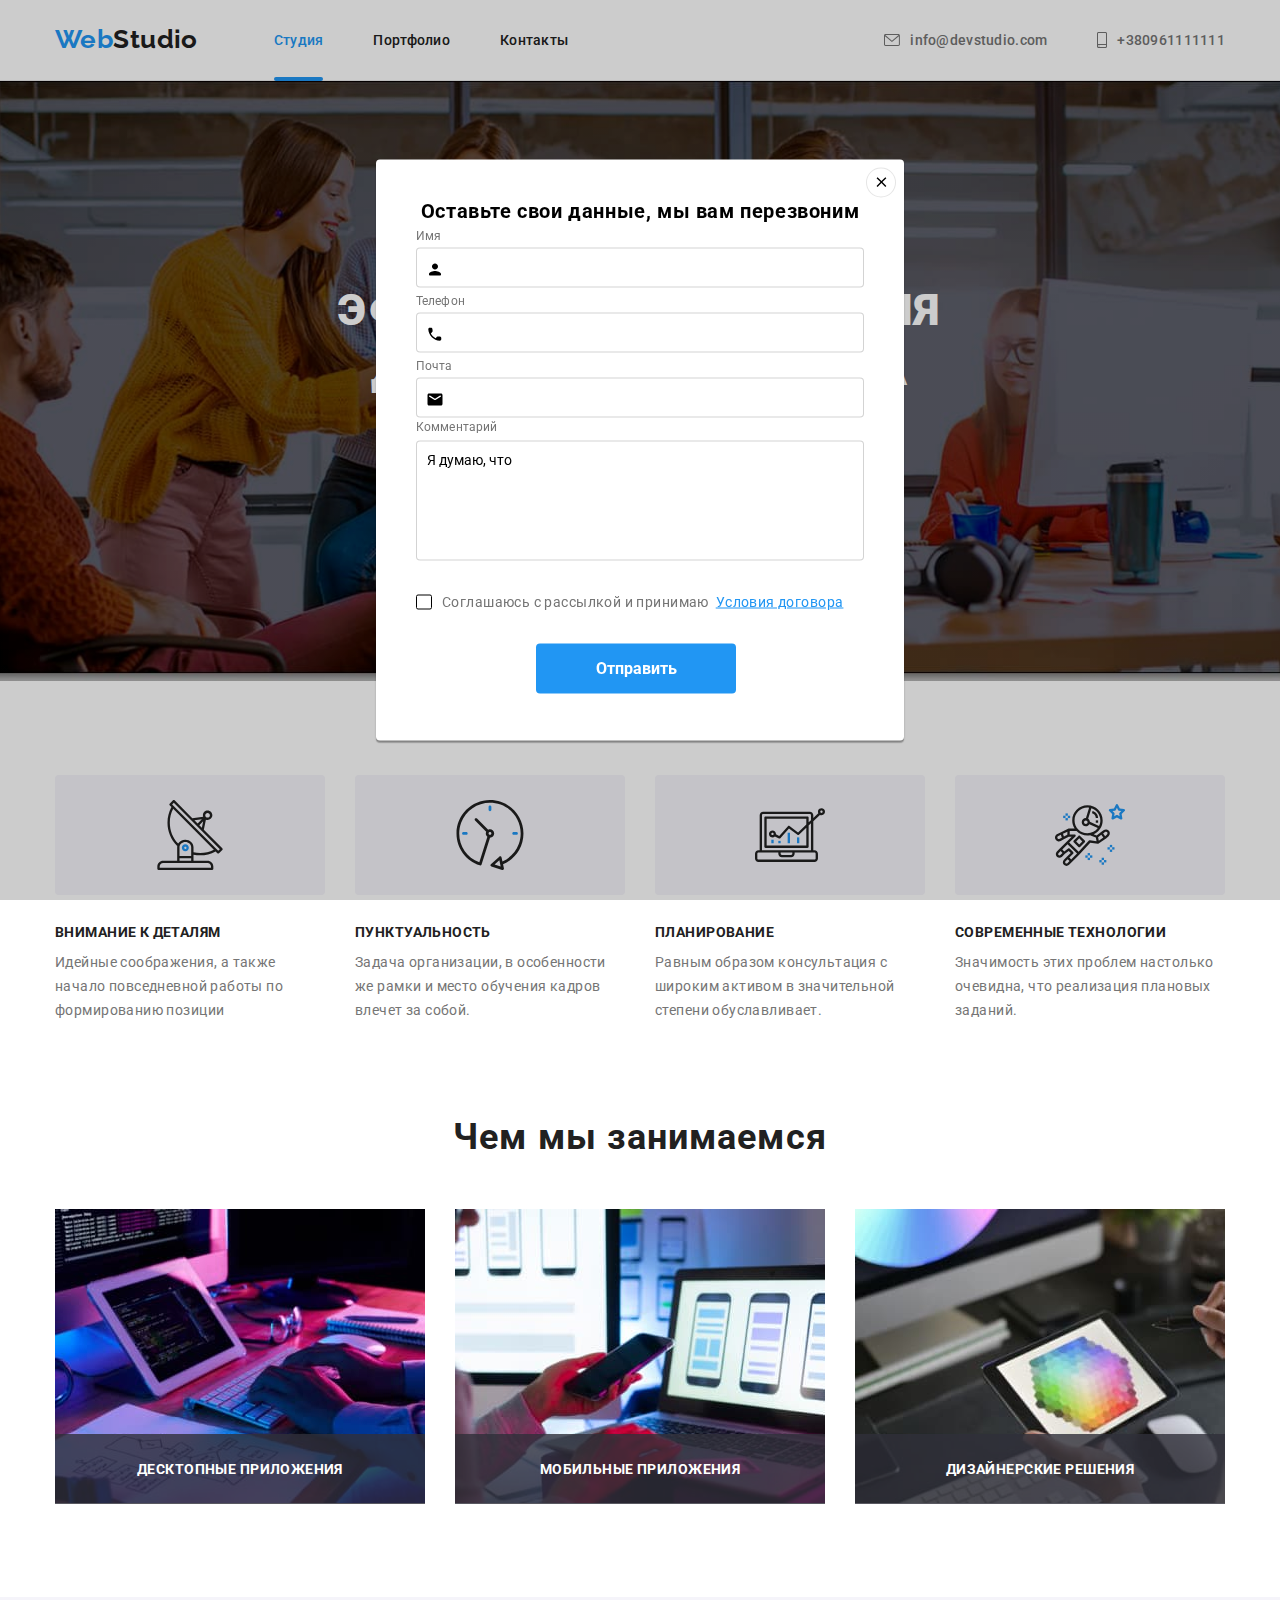
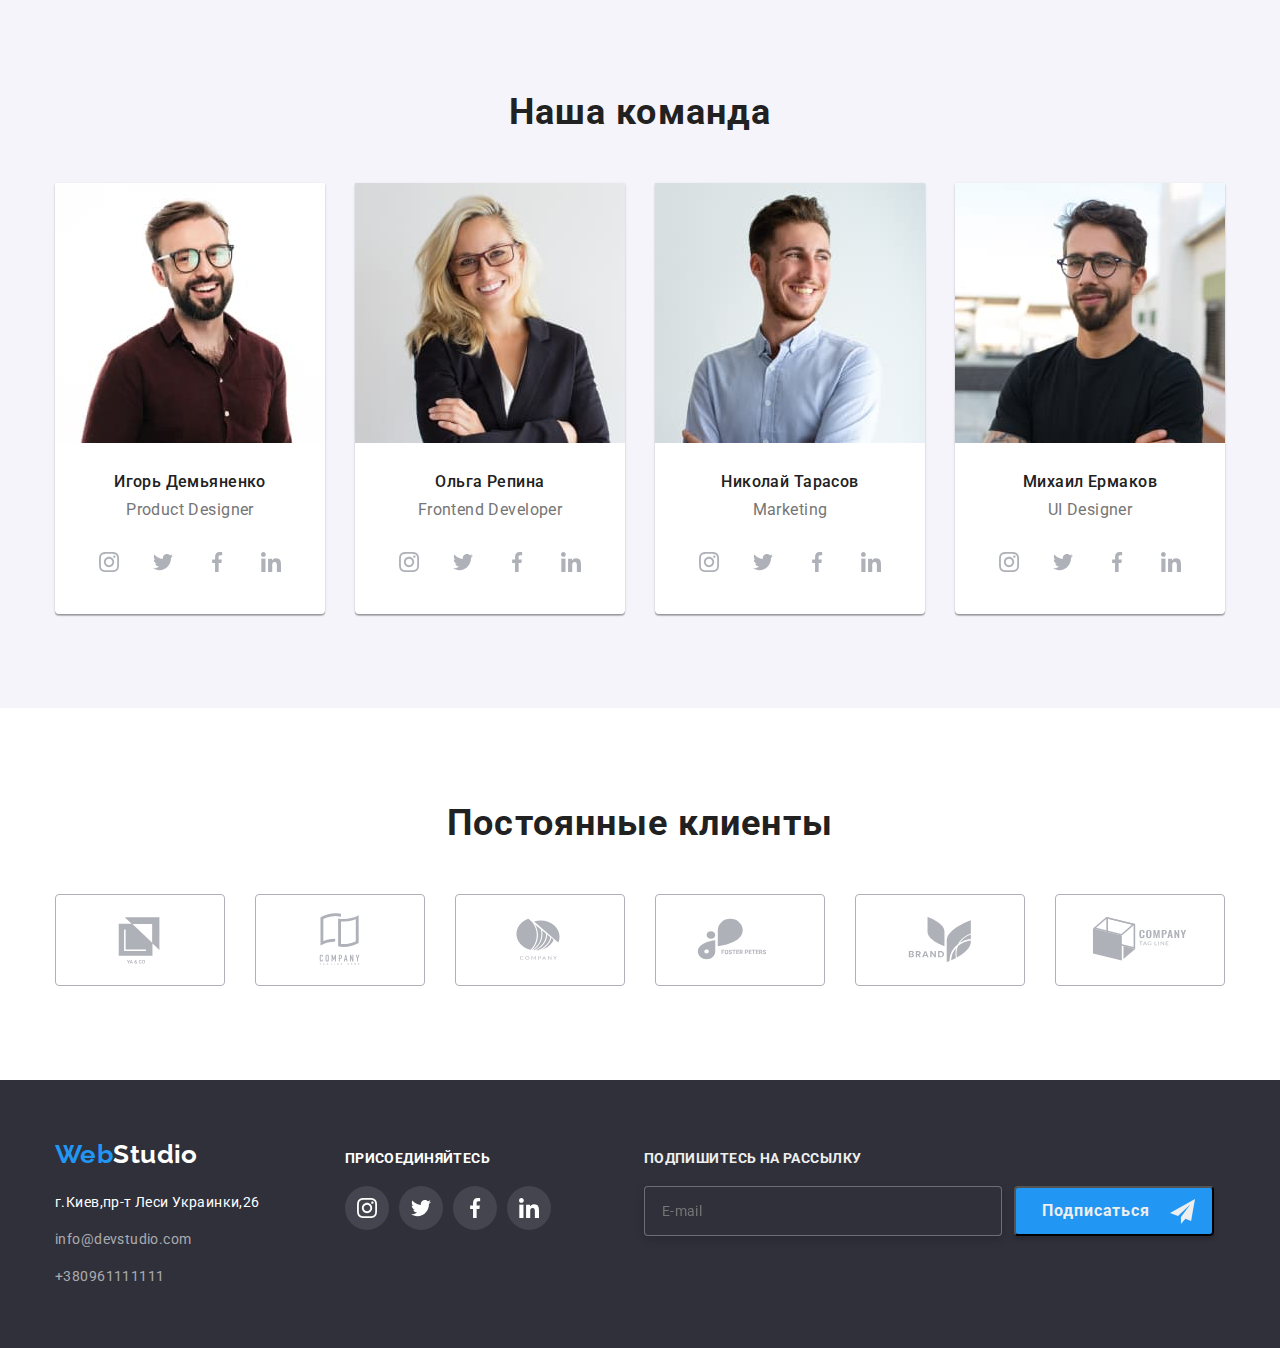
<file: index.html>
<!DOCTYPE html>
<html lang="ru">
  <head>
    <meta charset="UTF-8" />
    <meta http-equiv="X-UA-Compatible" content="IE=edge" />
    <meta name="viewport" content="width=device-width, initial-scale=1.0" />
    <title>webstudio</title>
    <link rel="preconnect" href="https://fonts.googleapis.com" />
    <link rel="preconnect" href="https://fonts.gstatic.com" crossorigin />
    <link
      href="https://fonts.googleapis.com/css2?family=Raleway:wght@700&family=Roboto:wght@400;500;700;900&display=swap"
      rel="stylesheet"
    />
    <link
      rel="stylesheet"
      href="https://cdnjs.cloudflare.com/ajax/libs/modern-normalize/1.1.0/modern-normalize.min.css"
    />
    <link rel="stylesheet" href="./css/styles.css" />
  </head>
  <body>
      <!--Шапка страницы-->
      <header class="header">
        <div class="container header-container">
          <!--Навигация на другие страницы-->
          <nav class="header-nav">
            <a href="" class="header-logo">Web<span class="bit">Studio</span> </a>
            <ul class="site-nav list">
              <li><a href="./index.html" class="nav-link link-studio">Студия</a></li>
              <li><a href="./portfolio.html" class="nav-link">Портфолио</a></li>
              <li><a href="" class="nav-link">Контакты</a></li>
            </ul>
          </nav>  
            <ul class="header-nav-list list">
              <li class="nav-item">
                <a href="mailto:info@devstudio.com" class="nav-link-mail-tel"><svg class="header-mail-icon" width="16" height="12">
                    <use href="./images/symbol-defs.svg#icon-envelope"></use></svg>info@devstudio.com</a>
              </li>
              <li>
                <a href="tel:+38096111111" class="nav-link-mail-tel"><svg class="header-telephone-icon" width="10" height="16">
                    <use href="./images/symbol-defs.svg#icon-smartphone"></use></svg>+380961111111</a>
              </li>
            </ul>
        </div>
      </header>
      <main>
        <!-- hero -->

        <section class="section-hero overlay">
        <div class="container">
        
          <h1 class="hero-title">Эффективные решения для вашего бизнеса</h1>
          <div>
            <button type="button" class="button" data-modal-open>
              Заказать услугу 
            </button>
          </div>

        </div>
        </section>


        <!-- main qualities -->
        <section class="section">
          <div class="container">
            <div class="visually-hidden">
              <h2 class="qualities-main-title">Главные качества</h2>
            </div>
            <ul class="qualities-list list">
              <li class="qualities-list-item">
                <div class="box">
                  <svg class="clock-icon" width="70" height="70">
                    <use href="./images/symbol-defs.svg#icon-antenna-1"></use>
                  </svg>
                </div>
                <h3 class="properties-title">Внимание к деталям</h3>
                <p class="properties-slogan">
                  Идейные соображения, а также начало повседневной работы по формированию позиции
                </p>
              </li>
              <li class="qualities-list-item">
                <div class="box">
                  <svg class="clock-icon" width="70" height="70">
                    <use href="./images/symbol-defs.svg#icon-clock-1"></use>
                  </svg>
                </div>
                <h3 class="properties-title">Пунктуальность</h3>
                <p class="properties-slogan">
                  Задача организации, в особенности же рамки и место обучения кадров влечет за собой.
                </p>
              </li>
              <li class="qualities-list-item">
                <div class="box">
                  <svg class="diagram-icon" width="70" height="70">
                    <use href="./images/symbol-defs.svg#icon-diagram-1"></use>
                  </svg>
                </div>
                <h3 class="properties-title">Планирование</h3>
                <p class="properties-slogan">
                  Равным образом консультация с широким активом в значительной степени обуславливает.
                </p>
              </li>
              <li>
                <div class="box">
                  <svg class="astronaut-icon" width="70" height="70">
                    <use href="./images/symbol-defs.svg#icon-astronaut-1"></use>
                  </svg>
                </div>
                <h3 class="properties-title">Современные технологии</h3>
                <p class="properties-slogan">
                  Значимость этих проблем настолько очевидна, что реализация плановых заданий.
                </p>
              </li>
            </ul>
          </div>
        </section>
        
          <!-- work -->
        <section class="section section-work">
          <div class="container">
          <h2 class="work-title">Чем мы занимаемся</h2>
          <ul class="work-list list">
            <li class="work-list-item1"><img src="./images/box1.jpg" alt="Программирование" width="370"/></li>
              <div class="descript">
                <p class="descript-title">Десктопные приложения</p>
              </div>
            
            <li class="work-list-item2"><img src="./images/box2.jpg" alt="Адаптация" width="370"/>
              <div class="descript">
                <p class="descript-title">Мобильные приложения</p>
              </div>
            </li>
            <li class="work-list-item3"><img src="./images/box3.jpg" alt="Дизайн" width="370"/>
              <div class="descript">
                <p class="descript-title">Дизайнерские решения</p>
              </div>
            </li>
          </ul>
          </div>
        </section>
          <!-- peoples -->
        <section class="section section-peoples">
          <div class="container">
            <h2 class="people-title">Наша команда</h2>
              <ul class="people-list list">
                <li class="people-list-item">
                  <img src="./images/demjanenko.jpg" alt="Игорь Демьяненко" width="270" height="260" />
                  <div class="peoples-div">
                    <h3 class="peoples">Игорь Демьяненко</h3>
                    <p class="who-is-it">Product Designer</p>
                    <ul class="peoples-soc-list list">
                      <li class="peoples-list-item">
                        <a href="" class="peoples-soc-link">
                          <svg class="icon-soc-link" width="20" height="20">
                            <use href="./images/symbol-defs.svg#icon-instagram-2"></use>
                          </svg>
                        </a>
                      </li>
                      <li class="peoples-list-item">
                        <a href="" class="peoples-soc-link">
                          <svg class="icon-soc-link" width="20" height="20">
                            <use href="./images/symbol-defs.svg#icon-twitter-1"></use>
                          </svg>
                        </a>
                      </li>
                      <li class="peoples-list-item">
                        <a href="" class="peoples-soc-link">
                          <svg class="icon-soc-link" width="20" height="20">
                            <use href="./images/symbol-defs.svg#icon-facebook-1"></use>
                          </svg>
                        </a>
                      </li>
                      <li class="peoples-list-item">
                        <a href="" class="peoples-soc-link">
                          <svg class="icon-soc-link" width="20" height="20">
                            <use href="./images/symbol-defs.svg#icon-linkedin-1"></use>
                          </svg>
                        </a>
                      </li>
                  </div>  
                </li>
              <li class="people-list-item">
                <img src="./images/repina.jpg" alt="Ольга Репина" width="270" height="260" />
                <div class="peoples-div">
                  <h3 class="peoples">Ольга Репина</h3>
                  <p class="who-is-it">Frontend Developer</p>              
                
                  <ul class="peoples-soc-list list">
                    <li class="peoples-list-item">
                      <a href="" class="peoples-soc-link">
                        <svg class="icon-soc-link" width="20" height="20">
                          <use href="./images/symbol-defs.svg#icon-instagram-2"></use>
                        </svg>
                      </a>
                    </li>
                    <li class="peoples-list-item">
                      <a href="" class="peoples-soc-link">
                        <svg class="icon-soc-link" width="20" height="20">
                          <use href="./images/symbol-defs.svg#icon-twitter-1"></use>
                        </svg>
                      </a>
                    </li>
                    <li class="peoples-list-item">
                      <a href="" class="peoples-soc-link">
                        <svg class="icon-soc-link" width="20" height="20">
                          <use href="./images/symbol-defs.svg#icon-facebook-1"></use>
                        </svg>
                      </a>
                    </li>
                    <li class="peoples-list-item">
                      <a href="" class="peoples-soc-link">
                        <svg class="icon-soc-link" width="20" height="20">
                          <use href="./images/symbol-defs.svg#icon-linkedin-1"></use>
                        </svg>
                      </a>
                    </li>

                  </ul>
                </div>
              </li>
              <li class="people-list-item">
                <img src="./images/tarasov.jpg" alt="Николай Тарасов" width="270" height="260" />
                <div class="peoples-div">
                  <h3 class="peoples">Николай Тарасов</h3>
                  <p class="who-is-it">Marketing</p>              
                
                  <ul class="peoples-soc-list list">
                    <li class="peoples-list-item">
                      <a href="" class="peoples-soc-link">
                        <svg class="icon-soc-link" width="20" height="20">
                          <use href="./images/symbol-defs.svg#icon-instagram-2"></use>
                        </svg>
                      </a>
                    </li>
                    <li class="peoples-list-item">
                      <a href="" class="peoples-soc-link">
                        <svg class="icon-soc-link" width="20" height="20">
                          <use href="./images/symbol-defs.svg#icon-twitter-1"></use>
                        </svg>
                      </a>
                    </li>
                    <li class="peoples-list-item">
                      <a href="" class="peoples-soc-link">
                        <svg class="icon-soc-link" width="20" height="20">
                          <use href="./images/symbol-defs.svg#icon-facebook-1"></use>
                        </svg>
                      </a>
                    </li>
                    <li class="peoples-list-item">
                      <a href="" class="peoples-soc-link">
                        <svg class="icon-soc-link" width="20" height="20">
                          <use href="./images/symbol-defs.svg#icon-linkedin-1"></use>
                        </svg>
                      </a>
                    </li>

                  </ul>
                </div>
              </li>
              <li class="people-list-item-right">
                <img src="./images/ermakov.jpg" alt="Михаил Ермаков" width="270" height="260" />
                <div class="peoples-div">
                  <h3 class="peoples">Михаил Ермаков</h3>
                  <p class="who-is-it">UI Designer</p>              
                
                  <ul class="peoples-soc-list list">
                    <li class="peoples-list-item">
                      <a href="" class="peoples-soc-link">
                        <svg class="icon-soc-link" width="20" height="20">
                          <use href="./images/symbol-defs.svg#icon-instagram-2"></use>
                        </svg>
                      </a>
                    </li>
                    <li class="peoples-list-item">
                      <a href="" class="peoples-soc-link">
                        <svg class="icon-soc-link" width="20" height="20">
                          <use href="./images/symbol-defs.svg#icon-twitter-1"></use>
                        </svg>
                      </a>
                    </li>
                    <li class="peoples-list-item">
                      <a href="" class="peoples-soc-link">
                        <svg class="icon-soc-link" width="20" height="20">
                          <use href="./images/symbol-defs.svg#icon-facebook-1"></use>
                        </svg>
                      </a>
                    </li>
                    <li class="peoples-list-item">
                      <a href="" class="peoples-soc-link">
                        <svg class="icon-soc-link" width="20" height="20">
                          <use href="./images/symbol-defs.svg#icon-linkedin-1"></use>
                        </svg>
                      </a>
                    </li>

                  </ul>
                </div>
              </li>
            </ul>
          </div>
        </section>
        <!-- Постоянные клиенты -->
        <section class="section section-client">
          <div class="container">
            <h2 class="client-title">Постоянные клиенты</h2>
          </div>
            <div class="container">
              <ul class="client-icon-list list">
                <li class="client-icon-item">
                  <a href="" class="client-icon-link">
                  <svg class="icon-group" width="106" height="60">
                      <use href="./images/symbol-defs.svg#icon-Union"></use>
                    </svg>
                  </a>
                </li>
                <li class="client-icon-item">
                  <a href=""class="client-icon-link">
                    <svg class="icon-group" width="106" height="60">
                      <use href="./images/symbol-defs.svg#icon-group-1"></use>
                    </svg>
                  </a>
                </li>
                <li class="client-icon-item">
                  <a href=""class="client-icon-link">
                    <svg class="icon-group" width="106" height="60">
                      <use href="./images/symbol-defs.svg#icon-group-2"></use>
                    </svg>
                  </a>
                </li>
                <li class="client-icon-item">
                  <a href=""class="client-icon-link">
                    <svg class="icon-group" width="106" height="60">
                      <use href="./images/symbol-defs.svg#icon-Logo"></use>
                    </svg>
                  </a>
                </li>
                <li class="client-icon-item">
                  <a href=""class="client-icon-link">
                  <svg class="icon-group" width="106" height="60">
                      <use href="./images/symbol-defs.svg#icon-group-3"></use>
                    </svg>
                  </a>
                </li>
                <li class="client-icon-item">
                  <a href=""class="client-icon-link">
                  <svg class="icon-group" width="106" height="60">
                      <use href="./images/symbol-defs.svg#icon-Logo-1"></use>
                    </svg>
                  </a>
                </li>

              </ul>
            </div>
          
        </section>


      </main>
      <!--Подвал страницы-->

      <footer class="footer">
          <div class="container footer-container">
            <div class="footer-nav-container">
              <a href="" class="footer-logo">Web<span class="footer-bit">Studio</span> </a>
              <!--Навигация на другие страницы-->
              <address class="address">
                <ul class="footer-nav list">
                  <li class="footer-nav-list">
                    <a href="г.Киев, пр-т Леси Украинки,26" class="footer-nav-link-address"
                      >г.Киев,пр-т Леси Украинки,26
                    </a>
                  </li>
                  <li class="footer-nav-list">
                    <a href="mailto:info@devstudio.com" class="footer-nav-link-mail"
                      >info@devstudio.com
                    </a>
                  </li>
                  <li><a href="tel:+380961111111" class="footer-nav-link-tel">+380961111111</a></li>
                </ul>
              </address>
            </div>
            <div class="footer-soc-container">          
                  <p class="footer-soc-title">присоединяйтесь</p>
                    <ul class="footer-soc-list list">
                      <li class="footer-list-item">
                        <a href="" class="footer-soc-link">
                          <svg class="icon-soc-link" width="20" height="20">
                            <use href="./images/symbol-defs.svg#icon-instagram-2"></use>
                          </svg>
                        </a>
                      </li>
                      <li class="footer-list-item">
                        <a href="" class="footer-soc-link">
                          <svg class="icon-soc-link" width="20" height="20">
                            <use href="./images/symbol-defs.svg#icon-twitter-1"></use>
                          </svg>
                        </a>
                      </li>
                      <li class="footer-list-item">
                        <a href="" class="footer-soc-link">
                          <svg class="icon-soc-link" width="20" height="20">
                            <use href="./images/symbol-defs.svg#icon-facebook-1"></use>
                          </svg>
                        </a>
                      </li>
                      <li class=footer-list-item">
                        <a href="" class="footer-soc-link">
                          <svg class="icon-soc-link" width="20" height="20">
                            <use href="./images/symbol-defs.svg#icon-linkedin-1"></use>
                          </svg>
                        </a>
                      </li>

                    </ul>
              </div>
              <div class="footer-email-input">
                <b class="title-email-input">подпишитесь на рассылку</b>
                <form class="footer-form">
                  <label class="footer-label" for="modal-text">
                  <input 
                    type="email"
                    name="email"
                    placeholder="E-mail"
                    class="footer-input"
                    required
                  />
                  <button class="footer-submit" type="submit">
                  <span class="footer-span">Подписаться</span>
                    <svg class="icon-send" width="25" height="25">
                      <use href="./images/symbol-defs.svg#icon-icon-send"></use>
                    </svg>
                  </button>
                  </label>
                </form>
              </div>
          </div>
    </footer>
        <div class="backdrop is" data-modal>
            <div class="modal">
              <button type="button" class="close-modal" data-modal-close>
                <svg class="close-button" width="20" height="20">
                  <use href="./images/symbol-defs.svg#icon-close"></use>
                </svg>
              </button>
              <p class="modal-title">Оставьте свои данные, мы вам перезвоним</p>
              
              <form class="modal-form">
                
                <label class="modal-field">
                  <span class="label-modal">Имя</span>
                  <input
                    minlength="5" 
                    type="text"
                    name="user-name" 
                    class="modal-input"
                    required
                  />
                  <svg class="input-icon" width="18" height="18">
                    <use 
                      href="./images/symbol-defs.svg#icon-person-black-18dp-1">
                    </use>
                  </svg>
                </label>
                <label class="modal-field">
                  <span class="label-modal">Телефон</span>
                  <input 
                  type="tel"
                    name="user-tel" 
                    class="modal-input"
                    required
                    title="+380 (96) 111-11-11"
                    pattern="[\+]\d{3}\s[\(]\d{2}[\)]\s\d{3}[\-]\d{2}[\-]\d{2}"
                    minlength="13"
                    maxlength="19"
                  />
                  <svg class="input-icon" width="18" height="18">
                    <use 
                      href="./images/symbol-defs.svg#icon-phone-black-18dp-1">
                    </use>
                  </svg>
                  </label>
                  <label class="modal-field">
                    <span class="label-modal">Почта</span>
                  <input 
                    type="email"
                    name="user-mail"
                    class="modal-input"
                    required
                  />
                  <svg class="input-icon" width="18" height="18">
                  <use 
                    href="./images/symbol-defs.svg#icon-email-black-18dp-1">
                  </use>
                  </svg>
                  </label>
                
                <div class="modal-div">
                  <label class="modal-label" for="modal-text">Комментарий</label>
                  <textarea 
                    name="modal-text" 
                    id="modal-text"
                    class="modal-text-area"
                    placeholder="Введите текст"
                  >Я думаю, что
                  </textarea>
                </div>
                <div class="modal-div">
                  <input 
                  type="checkbox" 
                  name="privacy" 
                  id="privacy" 
                  class="input-check visually-hidden"
                  />
                  <label for="privacy" class="check-text"
                  ><span>
                    <svg class="check-icon" width="11" height="8">
                    <use 
                      href="./images/symbol-defs.svg#icon-check">
                    </use>
                  </svg>
                  </span> Соглашаюсь с рассылкой и принимаю &nbsp;<a href="" class="link-check">Условия договора</a>
                  </label>
                </div>
                <button type="submit" class="button modal-button">Отправить</button>
              </form>
            </div>
        </div>
     <script src="./js/modal.js"></script>
  </body>
      
</html>
</file>
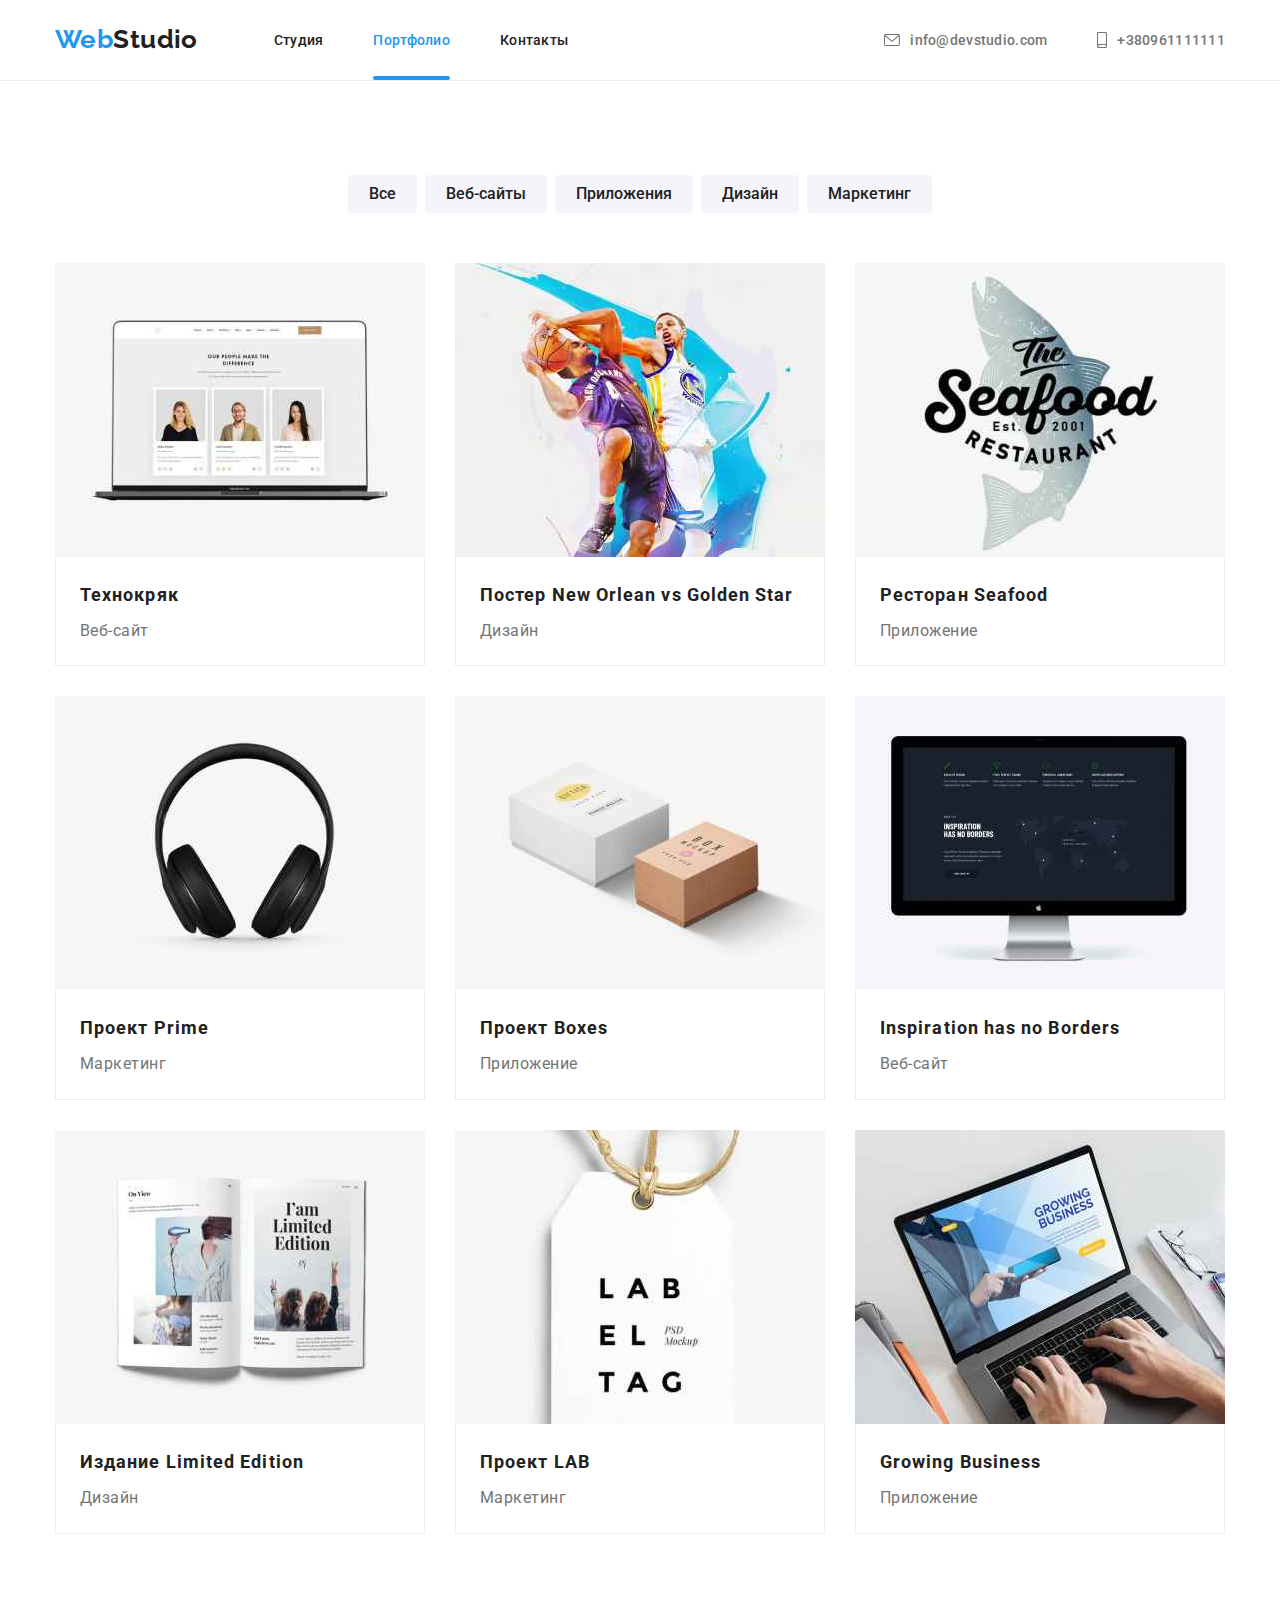
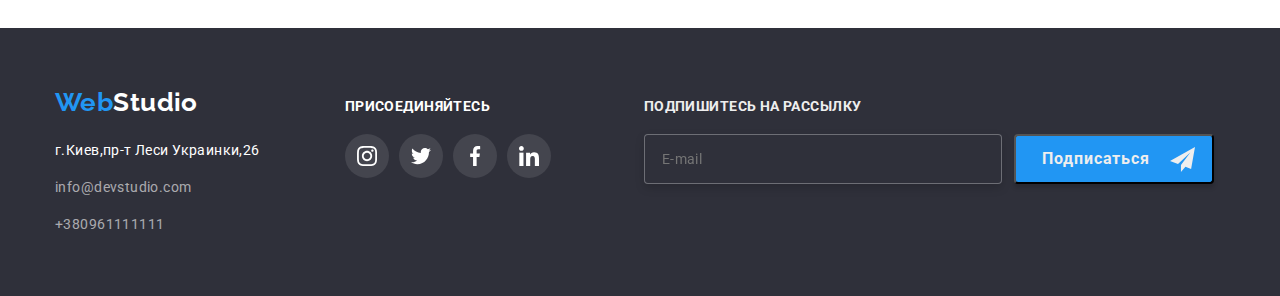
<file: portfolio.html>
<!DOCTYPE html>
<html lang="ru">
  <head>
    <meta charset="UTF-8" />
    <meta http-equiv="X-UA-Compatible" content="IE=edge" />
    <meta name="viewport" content="width=device-width, initial-scale=1.0" />
    <title>webstudio</title>
    <link rel="preconnect" href="https://fonts.googleapis.com" />
    <link rel="preconnect" href="https://fonts.gstatic.com" crossorigin />
    <link
      href="https://fonts.googleapis.com/css2?family=Raleway:wght@700&family=Roboto:wght@400;500;700;900&display=swap"
      rel="stylesheet"
    />
    <link
      rel="stylesheet"
      href="https://cdnjs.cloudflare.com/ajax/libs/modern-normalize/1.1.0/modern-normalize.min.css"
    />
    <link rel="stylesheet" href="./css/styles.css" />
  </head>
  <body>
      <!--Шапка страницы-->
      <header class="header">
        <div class="container header-container">
          <!--Навигация на другие страницы-->
          <nav class="header-nav">
            <a href="" class="header-logo">Web<span class="bit">Studio</span></a>
            <ul class="site-nav list">
              <li><a href="./index.html" class="nav-link">Студия</a></li>
              <li><a href="./portfolio.html" class="nav-link link-portfolio">Портфолио</a></li>
              <li><a href="" class="nav-link">Контакты</a></li>
            </ul>
          </nav> 
            <ul class="header-nav-list list">
              <li class="nav-item">
                <a href="mailto:info@devstudio.com" class="nav-link-mail-tel"><svg class="header-mail-icon" width="16" height="12">
                    <use href="./images/symbol-defs.svg#icon-envelope"></use></svg>info@devstudio.com</a>
              </li>
              <li><a href="tel:+380961111111" class="nav-link-mail-tel"><svg class="header-telephone-icon" width="10" height="16">
                    <use href="./images/symbol-defs.svg#icon-smartphone"></use></svg>+380961111111</a></li>
            </ul>
        </div>
      </header>
    <main>
      <!-- buttons -->
      <section class="button-section">
        <div class="container">
          <h1 class="visually-hidden">Просто заголовок</h1>
          <ul class="filters-list list">
            <li class="filters-list-item">
              <button type="button" class="button-filter" name="Все">Все</button>
            </li>
            <li class="filters-list-item">
              <button type="button" class="button-filter" name="Веб-сайты">Веб-сайты</button>
            </li>
            <li class="filters-list-item">
              <button type="button" class="button-filter" name="Приложения">Приложения</button>
            </li>
            <li class="filters-list-item">
              <button type="button" class="button-filter" name="Дизайн">Дизайн</button>
            </li>
            <li class="filters-list-item-right">
              <button type="button" class="button-filter-right" name="Маркетинг">Маркетинг</button>
            </li>
          </ul>
          <!-- examples cards -->
          
            <ul class="card-set list">
              
                <li class="card-item">
                  <a href="" class="card-link">
                    <div class="portfolio-description">
                    
                      <img src="./images/071182.jpg" alt="Технокряк" 
                      width="370" 
                      height="294" 
                      />
                      <p class="description-text">Ресурс предлагает комплексные предложения с разным уровнем функционала и сервисов. Все это позволит посетителю получить исчерпывающие сведения о компании или частном лице.</p>
                    </div>
                      <div class="card-content">
                        <h2 class="examples">Технокряк</h2>
                        <p class="examples-titles">Веб-сайт</p>
                      </div>
                  </a>
                </li>
                <li class="card-item">
                  <a href="" class="card-link">
                    <div class="portfolio-description">
                      <img src="./images/cefffc.jpg" alt="Постер New Orlean vs Golden Star"
                        width="370"
                        height="294"
                      />
                      <p class="description-text">Ресурс предлагает комплексные предложения с разным уровнем функционала и сервисов. Все это позволит посетителю получить исчерпывающие сведения о компании или частном лице.</p>
                    </div>
                      <div class="card-content">
                        <h2 class="examples">Постер New Orlean vs Golden Star</h2>
                        <p class="examples-titles">Дизайн</p>
                      </div>
                  </a>
                </li>
                <li class="card-item">
                  <a href="" class="card-link">
                  <div class="portfolio-description">
                    <img src="./images/d0c83d.jpg"
                      alt="Ресторан Seafood"
                      width="370"
                      height="294"
                    />
                    <p class="description-text">Ресурс предлагает комплексные предложения с разным уровнем функционала и сервисов. Все это позволит посетителю получить исчерпывающие сведения о компании или частном лице.</p>
                  </div>
                    <div class="card-content">
                      <h2 class="examples">Ресторан Seafood</h2>
                      <p class="examples-titles">Приложение</p>
                    </div>
                  </a>
                </li>
                <li class="card-item">
                  <a href="" class="card-link">
                    <div class="portfolio-description">
                      <img src="./images/22c555.jpg" 
                        alt="Проект Prime" 
                        width="370" 
                        height="294" 
                      />
                      <p class="description-text">Ресурс предлагает комплексные предложения с разным уровнем функционала и сервисов. Все это позволит посетителю получить исчерпывающие сведения о компании или частном лице.</p>
                    </div>  
                    <div class="card-content">
                      <h2 class="examples">Проект Prime</h2>
                      <p class="examples-titles">Маркетинг</p>
                    </div>
                  </a>
                </li>
                <li class="card-item">
                  <a href="" class="card-link">
                  <div class="portfolio-description">
                    <img src="./images/58f59b.jpg" 
                      alt="Проект Boxes" 
                      width="370" 
                      height="294" 
                    />
                    <p class="description-text">Ресурс предлагает комплексные предложения с разным уровнем функционала и сервисов. Все это позволит посетителю получить исчерпывающие сведения о компании или частном лице.</p>
                  </div>
                    <div class="card-content">
                      <h2 class="examples">Проект Boxes</h2>
                      <p class="examples-titles">Приложение</p>
                    </div>
                  </a>
                </li>
                <li class="card-item">
                  <a href="" class="card-link">
                  <div class="portfolio-description">
                    <img
                      src="./images/a1ed74.jpg"
                      alt="Inspiration has no Borders"
                      width="370"
                      height="294"
                    />
                    <p class="description-text">Ресурс предлагает комплексные предложения с разным уровнем функционала и сервисов. Все это позволит посетителю получить исчерпывающие сведения о компании или частном лице.</p>
                  </div>
                    <div class="card-content">
                      <h2 class="examples">Inspiration has no Borders</h2>
                      <p class="examples-titles">Веб-сайт</p>
                    </div>
                  </a>
                </li>
                <li class="card-item">
                  <a href="" class="card-link">
                    <div class="portfolio-description">
                      <img
                        src="./images/294fc0.jpg"
                        alt="Издание Limited Edition"
                        width="370"
                        height="294"
                      />
                      <p class="description-text">Ресурс предлагает комплексные предложения с разным уровнем функционала и сервисов. Все это позволит посетителю получить исчерпывающие сведения о компании или частном лице.</p>
                    </div>
                      <div class="card-content">  
                        <h2 class="examples">Издание Limited Edition</h2>
                        <p class="examples-titles">Дизайн</p>
                      </div>
                  </a>
                </li>
                <li class="card-item">
                  <a href="" class="card-link">
                    <div class="portfolio-description">
                      <img src="./images/3cef12.jpg" 
                        alt="Проект LAB"
                        width="370"
                        height="294" 
                      />
                      <p class="description-text">Ресурс предлагает комплексные предложения с разным уровнем функционала и сервисов. Все это позволит посетителю получить исчерпывающие сведения о компании или частном лице.</p>
                    </div>
                      <div class="card-content">
                        <h2 class="examples">Проект LAB</h2>
                        <p class="examples-titles">Маркетинг</p>
                      </div>
                  </a>
                </li>
                <li class="card-item">
                  <a href="" class="card-link">
                  <div class="portfolio-description">
                    <img
                        src="./images/74a27d.jpg"
                        alt="Growing Business"
                        width="370"
                        height="294"
                      />
                      <p class="description-text">Ресурс предлагает комплексные предложения с разным уровнем функционала и сервисов. Все это позволит посетителю получить исчерпывающие сведения о компании или частном лице.</p>
                    </div>
                      <div class="card-content">
                        <h2 class="examples">Growing Business</h2>
                        <p class="examples-titles">Приложение</p>
                      </div>
                  </a>
                </li>
             
            </ul>
          
        </div>
      </section>
    </main>
    <!-- подвал страницы -->

      <footer class="footer">
          <div class="container footer-container">
            <div class="footer-nav-container">
              <a href="" class="footer-logo">Web<span class="footer-bit">Studio</span> </a>
              <!--Навигация на другие страницы-->
              <address class="address">
                <ul class="footer-nav list">
                  <li class="footer-nav-list">
                    <a href="г.Киев, пр-т Леси Украинки,26" class="footer-nav-link-address"
                      >г.Киев,пр-т Леси Украинки,26
                    </a>
                  </li>
                  <li class="footer-nav-list">
                    <a href="mailto:info@devstudio.com" class="footer-nav-link-mail"
                      >info@devstudio.com
                    </a>
                  </li>
                  <li><a href="tel:+380961111111" class="footer-nav-link-tel">+380961111111</a></li>
                </ul>
              </address>
            </div>
            <div class="footer-soc-container">          
                  <p class="footer-soc-title">присоединяйтесь</p>
                    <ul class="footer-soc-list list">
                      <li class="footer-list-item">
                        <a href="" class="footer-soc-link">
                          <svg class="icon-soc-link" width="20" height="20">
                            <use href="./images/symbol-defs.svg#icon-instagram-2"></use>
                          </svg>
                        </a>
                      </li>
                      <li class="footer-list-item">
                        <a href="" class="footer-soc-link">
                          <svg class="icon-soc-link" width="20" height="20">
                            <use href="./images/symbol-defs.svg#icon-twitter-1"></use>
                          </svg>
                        </a>
                      </li>
                      <li class="footer-list-item">
                        <a href="" class="footer-soc-link">
                          <svg class="icon-soc-link" width="20" height="20">
                            <use href="./images/symbol-defs.svg#icon-facebook-1"></use>
                          </svg>
                        </a>
                      </li>
                      <li class=footer-list-item">
                        <a href="" class="footer-soc-link">
                          <svg class="icon-soc-link" width="20" height="20">
                            <use href="./images/symbol-defs.svg#icon-linkedin-1"></use>
                          </svg>
                        </a>
                      </li>

                    </ul>
              </div>
              <div class="footer-email-input">
                <b class="title-email-input">подпишитесь на рассылку</b>
                <form class="footer-form">
                  <label class="footer-label" for="modal-text">
                  <input 
                    type="email"
                    name="email"
                    placeholder="E-mail"
                    class="footer-input"
                    required
                  />
                  <button class="footer-submit" type="submit">
                  <span class="footer-span">Подписаться</span>
                    <svg class="icon-send" width="25" height="25">
                      <use href="./images/symbol-defs.svg#icon-icon-send"></use>
                    </svg>
                  </button>
                  </label>
                </form>
              </div>
          </div>
    </footer>
  </body>
      
</html>
</file>
<file: css/styles.css>
:root {
  --header-logo-color: #000000;
  --header-color: #ffffff;
  --main-title-color: #212121;
  --second-title-color: #757575;
  --main-btn-color: #ffffff;
  --accent-color: #2196f3;
  --footer-logo-color: #ffffff;
  --hero-color: #2f303a;
  --people-background-color: #f5f4fa;
  --font-addition: 'Raleway', sans-serif;
  --footer-tel-mail-color: rgba(255, 255, 255, 0.6);
  --header-background-color: #ececec;
  --card-set-gap: 30px;
  --card-border: #eeeeee;
  --fill-icon: #afb1b8;
  --time-animations: 250ms;
  --function-animations: cubic-bezier(0.4, 0, 0.2, 1);
}
.container {
  width: 1200px;
  padding-left: 15px;
  padding-right: 15px;
  margin: 0 auto;
}
body {
  font-family: Roboto, sans-serif;
  background-color: var(--header-color);
  color: var(--main-title-color);
  font-size: 14px;
  letter-spacing: 0.03em;
}
p,
h1,
h2,
h3,
h4,
h5,
h6 {
  margin: 0;
}

ul,
ol {
  padding-left: 0;
  margin: 0;
}
img {
  display: block;
  max-width: 100%;
  height: auto;
}
.list {
  list-style: none;
}
a {
  text-decoration: none;
  font-style: normal;
}
.section {
  padding-top: 94px;
  padding-bottom: 94px;
}
/* цвет основного текста #212121 */
/* вторичный цвет текста #757575 */
/* белый #FFFFFF */
/* акцент #2196F3 */
/* вторичный цвет фона #F5F4FA */

/* ------header------ */
.header {
  border-bottom: 1px solid var(--header-background-color);
}

.header-container {
  display: flex;
  align-items: center;
}
.header-logo {
  font-family: var(--font-addition);
  color: var(--accent-color);
  font-weight: 700;
  font-size: 26px;
  margin-right: 93px;
  padding-top: 24px;
  padding-bottom: 25px;
  margin-right: 76px;
}

.bit {
  color: var(--header-logo-color);
  font-family: var(--font-addition);
  font-weight: 700;
  font-size: 26px;
  color: var(--main-title-color);
}
/* header-navigation */
.header-nav {
  display: flex;
  align-items: center;
}

.site-nav {
  display: flex;
  font-weight: 500;
}

.nav-link {
  color: var(--main-title-color);
  font-style: normal;
  font-weight: 500;
  font-size: 14px;
  line-height: 16px;
  letter-spacing: 0.02em;
  display: flex;
  align-items: center;
  padding-top: 32px;
  padding-bottom: 32px;
  transition: color var(--time-animations) var(--function-animations);
}
.site-nav > li:nth-child(2) {
  margin: 0 50px 0;
}
.nav-link-mail-tel {
  color: var(--second-title-color);
  font-style: normal;
  font-weight: 500;
  font-size: 14px;
  line-height: 16px;
  letter-spacing: 0.02em;
  display: flex;
  align-items: center;
  padding-top: 32px;
  padding-bottom: 32px;
  transition: color var(--time-animations) var(--function-animations);
}
.nav-link-mail-tel:hover,
.nav-link-mail-tel:focus {
  color: var(--accent-color);
  font-style: normal;
  font-weight: 500;
  font-size: 14px;
  line-height: 16px;
  letter-spacing: 0.02em;
  fill: var(--accent-color);
}
.header-nav-list {
  display: flex;
  font-weight: 500;
  margin-left: auto;
  align-items: center;
}
.header-nav-list > li:first-child {
  margin-right: 50px;
}

.link-studio {
  color: var(--accent-color);
  position: relative;
}
.link-studio::after {
  content: '';
  display: block;
  position: absolute;
  bottom: -1px;
  width: 100%;
  height: 4px;
  background-color: var(--accent-color);
  border-radius: 2px;
}
.link-portfolio {
  color: var(--accent-color);
  position: relative;
}
.link-portfolio::after {
  content: '';
  display: block;
  position: absolute;
  bottom: 0;
  width: 100%;
  height: 4px;
  background-color: var(--accent-color);
  border-radius: 2px;
}
.nav-link:hover,
.nav-link:focus {
  color: var(--accent-color);
  font-style: normal;
  font-weight: 500;
  font-size: 14px;
  line-height: 16px;
  letter-spacing: 0.02em;
  fill: var(--accent-color);
}

.header-telephone-icon,
.header-mail-icon {
  margin-right: 10px;
  fill: currentColor;
}
/* hero */
.section-hero {
  text-align: center;
  padding-top: 200px;
  padding-bottom: 200px;
  margin-left: auto;
  margin-right: auto;
}
.overlay {
  max-width: 1600px;
  height: 600px;
  background-position: center;
  background-repeat: no-repeat;
  background-size: cover;
  background-image: linear-gradient(to right, rgba(0, 0, 0, 0.3), rgba(0, 0, 0, 0.3)),
    url(../images/hero.jpg);
}

.hero-title {
  font-weight: 900;
  font-size: 44px;
  line-height: 1.36;
  text-align: center;
  letter-spacing: 0.06em;
  text-transform: uppercase;
  color: var(--header-color);
  margin-left: auto;
  margin-right: auto;
  width: 696px;
}

.button {
  width: 200px;
  height: 50px;
  /* display: inline-block; */
  background-color: var(--accent-color);
  /* padding: 5px 32px; */
  border-radius: 4px;
  color: var(--header-color);
  border: var(--header-color);
  cursor: pointer;
  /* margin-top: 30px; */
  text-align: center;
  /* padding: 10px 32px; */
  font-weight: 700;
  font-size: 16px;
  transition: background-color var(--time-animations) var(--function-animations),
    fill var(--time-animations) var(--function-animations),
    color var(--time-animations) var(--function-animations);
}
.button :hover {
  box-shadow: 0px 4px 4px rgba(0, 0, 0, 0.15);
}
.button :focus {
  box-shadow: 0px 4px 4px rgba(0, 0, 0, 0.15);
}

/*-----------main qualities ------------*/
.qualities-list {
  display: flex;
}
.box {
  background-color: #f5f4fa;
  width: 270px;
  height: 120px;
  border-radius: 4px;
  justify-content: center;
  display: flex;
  align-items: center;
  margin-bottom: 30px;
}
.qualities-main-title {
  font-weight: 700;
  font-size: 36px;
  line-height: 1, 16;
  text-align: center;
  letter-spacing: 0.03em;
  color: var(--main-title-color);
}
.visually-hidden {
  position: absolute;
  width: 1px;
  height: 1px;
  margin: -1px;
  padding: 0;
  overflow: hidden;
  border: 0;
  clip: rect(0 0 0 0);
}

.qualities-list-item {
  margin-right: 30px;
}

.properties-title {
  font-weight: 700;
  font-size: 14px;
  line-height: 1.14;
  letter-spacing: 0.03em;
  text-transform: uppercase;
  color: var(--main-title-color);
  margin-bottom: 10px;
}
.properties-slogan {
  font-size: 14px;
  line-height: 1.71;
  letter-spacing: 0.03em;
  color: var(--second-title-color);
}
/* work */
.section-work {
  padding-top: 0;
}
.work-title {
  font-weight: 700;
  font-size: 36px;
  line-height: 1.16;
  text-align: center;
  letter-spacing: 0.03em;
  color: var(--main-title-color);
  margin-bottom: 50px;
}
.work-list {
  display: flex;
}

.work-list-item1 {
  margin-right: 30px;
  position: relative;
}
.work-list-item2 {
  margin-right: 30px;
}

.descript {
  position: absolute;
  width: 370px;
  height: 70px;
  top: 1434px;
  background: rgba(47, 48, 58, 0.8);
  display: flex;
  align-items: center;
  justify-content: center;
}
.descript-title {
  color: var(--header-color);
  font-family: Roboto;
  font-style: normal;
  font-weight: bold;
  font-size: 14px;
  line-height: 16px;

  letter-spacing: 0.03em;
  text-transform: uppercase;
}

/* peoples */
.section-peoples {
  background-color: var(--people-background-color);
}
.people-list {
  display: flex;
}

.people-title {
  font-weight: 700px;
  font-size: 36px;
  line-height: 42px;
  text-align: center;
  letter-spacing: 0.03em;
  color: var(--main-title-color);
  margin-bottom: 50px;
}
.people-list-item {
  margin-right: 30px;
  background-color: var(--header-color);
  border-bottom-left-radius: 4px;
  border-bottom-right-radius: 4px;
  box-shadow: 0px 1px 3px rgb(0 0 0 / 12%), 0px 1px 1px rgb(0 0 0 / 14%),
    0px 2px 1px rgb(0 0 0 / 20%);
}
.people-list-item-right {
  background-color: var(--header-color);
  border-bottom-left-radius: 4px;
  border-bottom-right-radius: 4px;
  box-shadow: 0px 1px 3px rgb(0 0 0 / 12%), 0px 1px 1px rgb(0 0 0 / 14%),
    0px 2px 1px rgb(0 0 0 / 20%);
}
.peoples-div {
  padding-top: 30px;
  padding-right: 32px;
  padding-bottom: 30px;
  padding-left: 32px;
  text-align: center;
}
.peoples {
  font-weight: 500;
  font-size: 16px;
  line-height: 1.18;
  color: var(--main-title-color);
}
.who-is-it {
  font-size: 16px;
  line-height: 1.18;
  color: var(--second-title-color);
  margin-top: 10px;
}
.peoples-soc-list {
  display: flex;
  justify-content: center;
  align-items: center;
  margin-top: 20px;
}

.peoples-list-item + .peoples-list-item {
  margin-left: 10px;
}
.peoples-soc-link {
  width: 44px;
  height: 44px;
  border-radius: 50%;
  display: flex;
  justify-content: center;
  align-items: center;
  background-color: var(--header-color);
  color: var(--fill-icon);
  transition: background-color var(--time-animations) var(--function-animations),
    color var(--time-animations) var(--function-animations);
}
.peoples-soc-link:hover {
  background-color: var(--accent-color);
  color: var(--footer-logo-color);
}
.peoples-soc-link:focus {
  background-color: var(--accent-color);
  color: var(--footer-logo-color);
}
.icon-soc-link {
  display: flex;
  justify-content: center;
  align-items: center;
  fill: currentColor;
}

.client-title {
  font-weight: 700px;
  font-size: 36px;
  line-height: 42px;
  text-align: center;
  letter-spacing: 0.03em;
  color: var(--main-title-color);
  margin-bottom: 50px;
}
/* button */
.button-section {
  padding: 94px 0;
}
.filters-list {
  display: flex;
  justify-content: center;
  margin-bottom: 50px;
}
.filters-list-item {
  margin-right: 8px;
}
.filters-list-item-right {
  margin-right: 0px;
}
.button-filter {
  font-weight: 500;
  font-size: 16px;
  line-height: 1.6;
  color: var(--main-title-color);
  background: var(--people-background-color);
  border: var(--accent-color);
  border-radius: 4px;
  padding: 6px 21px;
  cursor: pointer;
  transition: background-color var(--time-animations) var(--function-animations),
    box-shadow var(--time-animations) var(--function-animations),
    color var(--time-animations) var(--function-animations);
}
.button-filter-right {
  font-weight: 500;
  font-size: 16px;
  line-height: 1.6;
  color: var(--main-title-color);
  background: var(--people-background-color);
  border: var(--accent-color);
  border-radius: 4px;
  padding: 6px 21px;
  cursor: pointer;
  transition: background-color var(--time-animations) var(--function-animations),
    box-shadow var(--time-animations) var(--function-animations),
    color var(--time-animations) var(--function-animations);
}
.button-filter:hover,
.button-filter-right:hover {
  background: var(--accent-color);
  color: var(--main-btn-color);
  box-shadow: 0px 3px 1px rgb(0 0 0 / 10%), 0px 1px 2px rgb(0 0 0 / 8%),
    0px 2px 2px rgb(0 0 0 / 12%);
}
.button-filter:focus,
.button-filter-right:focus {
  background: var(--accent-color);
  color: var(--main-btn-color);
  box-shadow: 0px 3px 1px rgb(0 0 0 / 10%), 0px 1px 2px rgb(0 0 0 / 8%),
    0px 2px 2px rgb(0 0 0 / 12%);
}
.pointer {
  cursor: pointer;
}

/* examples card */
.card-set {
  display: flex;
  flex-wrap: wrap;
  margin-top: calc(-1 * var(--card-set-gap));
  margin-left: calc(-1 * var(--card-set-gap));
}
.card-item {
  flex-basis: calc(100% / 3 - var(--card-set-gap));
  margin-left: var(--card-set-gap);
  margin-top: var(--card-set-gap);
}
.portfolio-description {
  position: relative;
  overflow: hidden;
}

.card-content {
  padding: 20px 24px;
  border-right: 1px solid var(--card-border);
  border-bottom: 1px solid var(--card-border);
  border-left: 1px solid var(--card-border);
}
.description-text {
  position: absolute;
  top: 0;
  left: 0;
  font-size: 18px;
  line-height: 1.56;
  letter-spacing: 0.03em;
  color: var(--header-color);
  padding: 63px 24px 63px 24px;
  background: rgba(33, 150, 243, 0.9);
  height: 100%;
  transform: translateY(101%);
  transition: transform var(--time-animations) var(--function-animations);
}
.card-link:hover .description-text,
.card-link:focus .description-text {
  transform: translateY(0);
}

.card-link {
  display: block;
  transition: box-shadow var(--time-animations) var(--function-animations);
}

.card-link:hover,
.card-link:focus {
  box-shadow: 0px 0px 0px rgba(0, 0, 0, 0), 1px 4px 6px rgba(0, 0, 0, 0.16),
    0px 4px 4px rgba(0, 0, 0, 0.25), 1px 4px 6px rgba(0, 0, 0, 0.16);
}

.examples {
  font-weight: 700;
  font-size: 18px;
  line-height: 2;
  letter-spacing: 0.06em;
  color: var(--main-title-color);
  margin-bottom: 4px;
}
.examples-titles {
  font-size: 16px;
  line-height: 1.8;
  letter-spacing: 0.03em;
  color: var(--second-title-color);
}
/* ----------Постоянные клиенты----------- */
.section-client {
  height: 372px;
}
.client-icon-item {
  width: 170px;
  height: 92px;
  flex-basis: calc(100% / 6 - var(--card-set-gap));
  margin-left: var(--card-set-gap);
  margin-top: var(--card-set-gap);
}

.client-icon-list {
  margin: 0 auto;
  display: flex;
  flex-wrap: wrap;
  margin-top: calc(-1 * var(--card-set-gap));
  margin-left: calc(-1 * var(--card-set-gap));
}
.client-icon-link {
  width: 100%;
  height: 100%;
  display: flex;
  align-items: center;
  justify-content: center;
  border: 1px solid var(--fill-icon);
  border-radius: 4px;
  fill: var(--fill-icon);
  transition: border-color var(--time-animations) var(--function-animations),
    color var(--time-animations) var(--function-animations);
}
.client-icon-link:hover {
  border-color: var(--accent-color);
  fill: var(--accent-color);
}
.client-icon-link:focus {
  border-color: var(--accent-color);
  fill: var(--accent-color);
}

/*-----------footer-navigation ------------*/
.footer {
  display: flex;
  align-items: baseline;
  width: 100%;
  padding: 60px 0;
  background-color: var(--hero-color);
}
.footer-nav-list {
  margin-bottom: 13px;
}
.footer-nav-link-address {
  font-size: 14px;
  display: block;
  line-height: 24px;
  letter-spacing: 0.03em;
  color: var(--header-color);
  transition: background-color var(--time-animations) var(--function-animations),
    fill var(--time-animations) var(--function-animations),
    color var(--time-animations) var(--function-animations);
}

.footer-nav-link-address:hover {
  color: var(--accent-color);
}

.footer-nav-link-address:focus {
  color: var(--accent-color);
}
.footer-nav-link-mail {
  font-size: 14px;
  display: block;
  line-height: 24px;
  letter-spacing: 0.03em;
  color: var(--footer-tel-mail-color);
  transition: background-color var(--time-animations) var(--function-animations);
}
.footer-nav-link-mail:hover {
  color: var(--accent-color);
}

.footer-nav-link-mail:focus {
  color: var(--accent-color);
}
.footer-nav-link-tel {
  font-size: 14px;
  line-height: 24px;
  letter-spacing: 0.03em;
  color: var(--footer-tel-mail-color);
  transition: background-color var(--time-animations) var(--function-animations),
    fill var(--time-animations) var(--function-animations),
    color var(--time-animations) var(--function-animations);
}
.footer-nav-link-tel:hover {
  color: var(--accent-color);
}

.footer-nav-link-tel:focus {
  color: var(--accent-color);
}
.footer-logo {
  font-family: var(--font-addition);
  color: var(--accent-color);
  font-weight: 700;
  font-size: 26px;
  margin-bottom: 20px;
}
.footer-bit {
  color: var(--footer-logo-color);
  font-family: var(--font-addition);
  font-weight: 700;
  font-size: 26px;
}
.address {
  margin-top: 20px;
}
.footer-container {
  margin: 0 auto;
  display: flex;
  align-items: baseline;
}
.footer-soc-container {
  margin-left: 85px;
}
.footer-soc-title {
  font-family: Roboto;
  font-style: normal;
  font-weight: bold;
  font-size: 14px;
  line-height: 16px;
  letter-spacing: 0.03em;
  text-transform: uppercase;
  color: var(--main-btn-color);
}
.footer-soc-list {
  display: flex;
  justify-content: center;
  align-items: center;
  margin-top: 20px;
}
.footer-list-item {
  margin-right: 10px;
}
.footer-soc-link {
  width: 44px;
  height: 44px;
  border-radius: 50%;
  display: flex;
  justify-content: center;
  align-items: center;
  color: var(--footer-logo-color);
  background-color: rgba(255, 255, 255, 0.1);
  transition: background-color var(--time-animations) var(--function-animations);
}

.footer-soc-link:hover {
  background-color: var(--accent-color);
}
.footer-soc-link:focus {
  background-color: var(--accent-color);
}
.title-email-input {
  font-family: Roboto;
  font-style: normal;
  font-weight: bold;
  font-size: 14px;
  line-height: 16px;
  letter-spacing: 0.03em;
  text-transform: uppercase;
  color: var(--card-border);
}
.footer-form {
  display: flex;
  flex-direction: column;
}
.footer-email-input {
  margin-left: 93px;
}
.footer-label {
  display: flex;
  margin-top: 20px;
}
.footer-input {
  display: flex;
  width: 358px;
  height: 50px;
  padding: 16px 17px;
  border: 1px solid rgba(255, 255, 255, 0.3);
  box-sizing: border-box;
  filter: drop-shadow(0px 4px 4px rgba(0, 0, 0, 0.15));
  border-radius: 4px;
  letter-spacing: 0.03em;
  color: rgba(255, 255, 255, 0.6);
  background-color: var(--hero-color);
}
.footer-submit {
  width: 200px;
  height: 50px;
  margin-left: 12px;
  font-family: Roboto;
  font-style: normal;
  font-weight: bold;
  font-size: 16px;
  line-height: 1.87;
  background: var(--accent-color);
  box-shadow: 0px 4px 4px rgb(0 0 0 / 15%);
  border-radius: 4px;
  letter-spacing: 0.06em;
  color: var(--card-border);
  display: flex;
  align-items: center;
}
.footer-span {
  margin-left: 20px;
  margin-right: 20px;
}

.icon-send {
  fill: currentColor;
}
.backdrop {
  position: fixed;
  top: 0;
  left: 0;
  width: 100%;
  height: 100%;
  background: rgba(0, 0, 0, 0.2);
  opacity: 1;
  transition: opacity var(--time-animations) var(--function-animations),
    visibility var(--time-animations) var(--function-animations);
}

.modal {
  position: absolute;
  top: 50%;
  left: 50%;
  width: 528px;
  min-height: 581px;
  background: var(--header-color);
  box-shadow: 0px 1px 3px rgb(0 0 0 / 12%), 0px 1px 1px rgb(0 0 0 / 14%),
    0px 2px 1px rgb(0 0 0 / 20%);
  border-radius: 4px;
  transform: translate(-50%, -50%) scale(1);
  transition: transform var(--time-animations) var(--function-animations);
  padding: 40px;
}
.close-modal {
  position: absolute;
  top: 8px;
  right: 8px;
  width: 30px;
  height: 30px;
  border: 1px solid rgba(0, 0, 0, 0.1);
  border-radius: 50%;
  background-color: rgba(255, 255, 255, 1);
  cursor: pointer;
  display: flex;
  align-items: center;
  justify-content: center;
}
.close-button:hover,
.close-button:focus {
  fill: var(--accent-color);
}
.is-hidden {
  opacity: 0;
  visibility: hidden;
  pointer-events: none;
}
.modal-title {
  display: block;
  width: 448px;
  height: 23px;
  font-family: Roboto;
  font-style: normal;
  font-weight: bold;
  font-size: 20px;
  line-height: 23px;
  text-align: center;
  letter-spacing: 0.03em;
  color: var(--header-logo-color);
}
.modal-form {
  margin: 0 auto;
}
.modal-input {
  width: 100%;
  height: 40px;
  border: 1px solid rgba(33, 33, 33, 0.2);
  border-radius: 4px;
  font-size: 16px;
  margin-top: 15px;
  padding: 0 10px 0 40px;
  transition: 250ms linear border;
}
.modal-field input:focus {
  border-color: var(--accent-color);
}
.modal-field input:focus + .input-icon {
  fill: var(--accent-color);
}
.input-icon {
  position: absolute;
  top: 50%;
  left: 10px;
  transition: 250ms linear fill;
}
.modal-button {
  display: flex;
  align-items: center;
  justify-content: center;
  margin-top: 30px;
  margin-left: 120px;
  margin-right: 132px;
}
.modal-label {
  font-family: Roboto;
  font-style: normal;
  font-weight: normal;
  font-size: 12px;
  line-height: 14px;
  letter-spacing: 0.01em;
  color: var(--second-title-color);
  margin-top: 10px;
}
/* .modal-label:focus {
  border-color: var(--accent-color);
} */

.modal-field {
  margin-top: 10px;
  display: block;
  position: relative;
}
.label-modal {
  display: block;
  position: absolute;
  font-family: Roboto;
  font-style: normal;
  font-weight: normal;
  font-size: 12px;
  line-height: 14px;
  letter-spacing: 0.01em;
  color: var(--second-title-color);
  margin-top: -4px;
}
.modal-text-area {
  width: 100%;
  height: 120px;
  border: 1px solid rgba(33, 33, 33, 0.2);
  border-radius: 4px;
  margin-top: 7px;
  resize: none;
  padding: 10px;
}
.modal-div:hover,
.modal-div:focus {
  border-color: var(--accent-color);
}
.check-text {
  font-family: 'Roboto';
  font-style: normal;
  font-weight: 400;
  font-size: 14px;
  line-height: calc(24 / 14);
  letter-spacing: 0.03em;
  color: var(--second-title-color);
  display: flex;
  align-items: center;
  margin-top: 26px;
}

.check-text span {
  width: 16px;
  height: 15px;
  border: 1px solid var(--header-logo-color);
  border-radius: 2px;
  margin-right: 10px;
  display: flex;
  align-items: center;
  justify-content: center;
}
.check-icon {
  fill: transparent;
}
.input-check:checked + .check-text span {
  background-color: var(--accent-color);
  border: none;
}
.input-check:checked + .check-text .check-icon {
  fill: var(--header-color);
}
.link-check {
  font-family: 'Roboto';
  font-style: normal;
  font-weight: 400;
  font-size: 14px;
  line-height: calc(24 / 14);
  text-decoration-line: underline;
  color: var(--accent-color);
}
</file>
